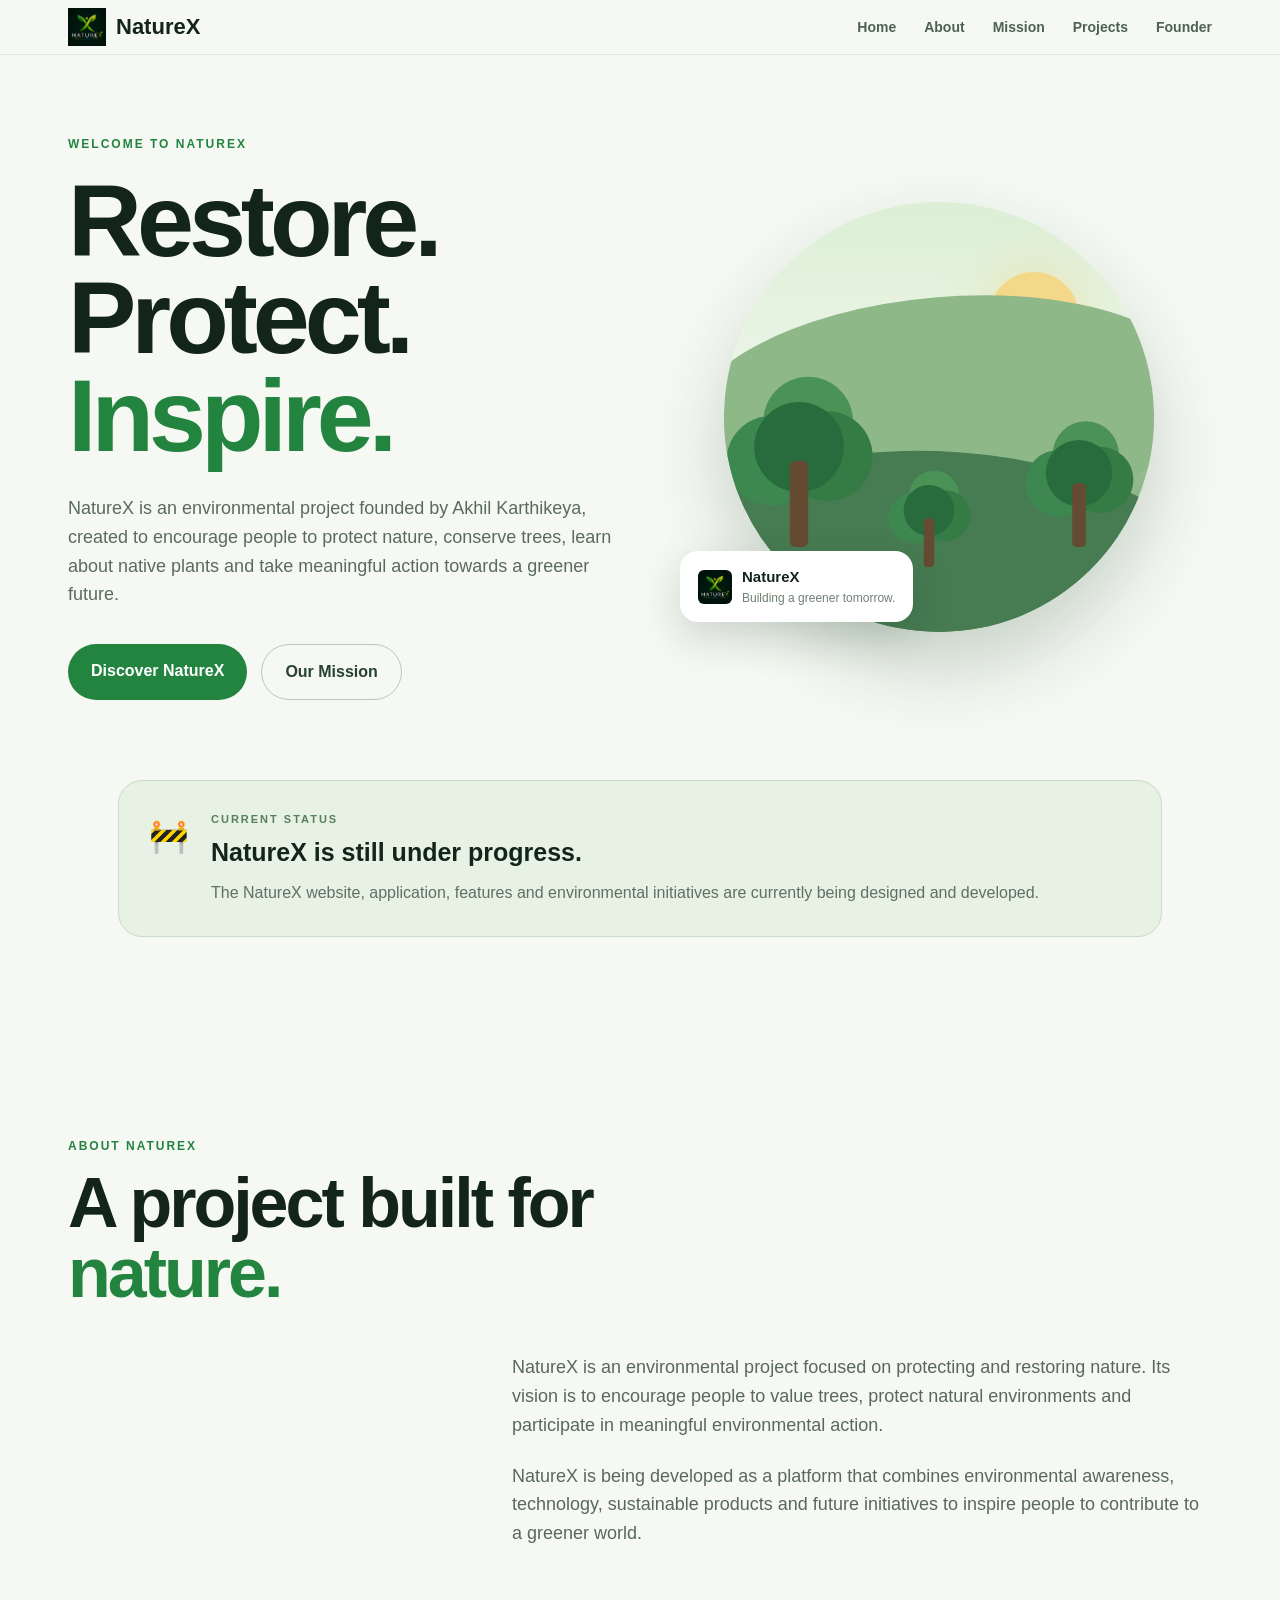
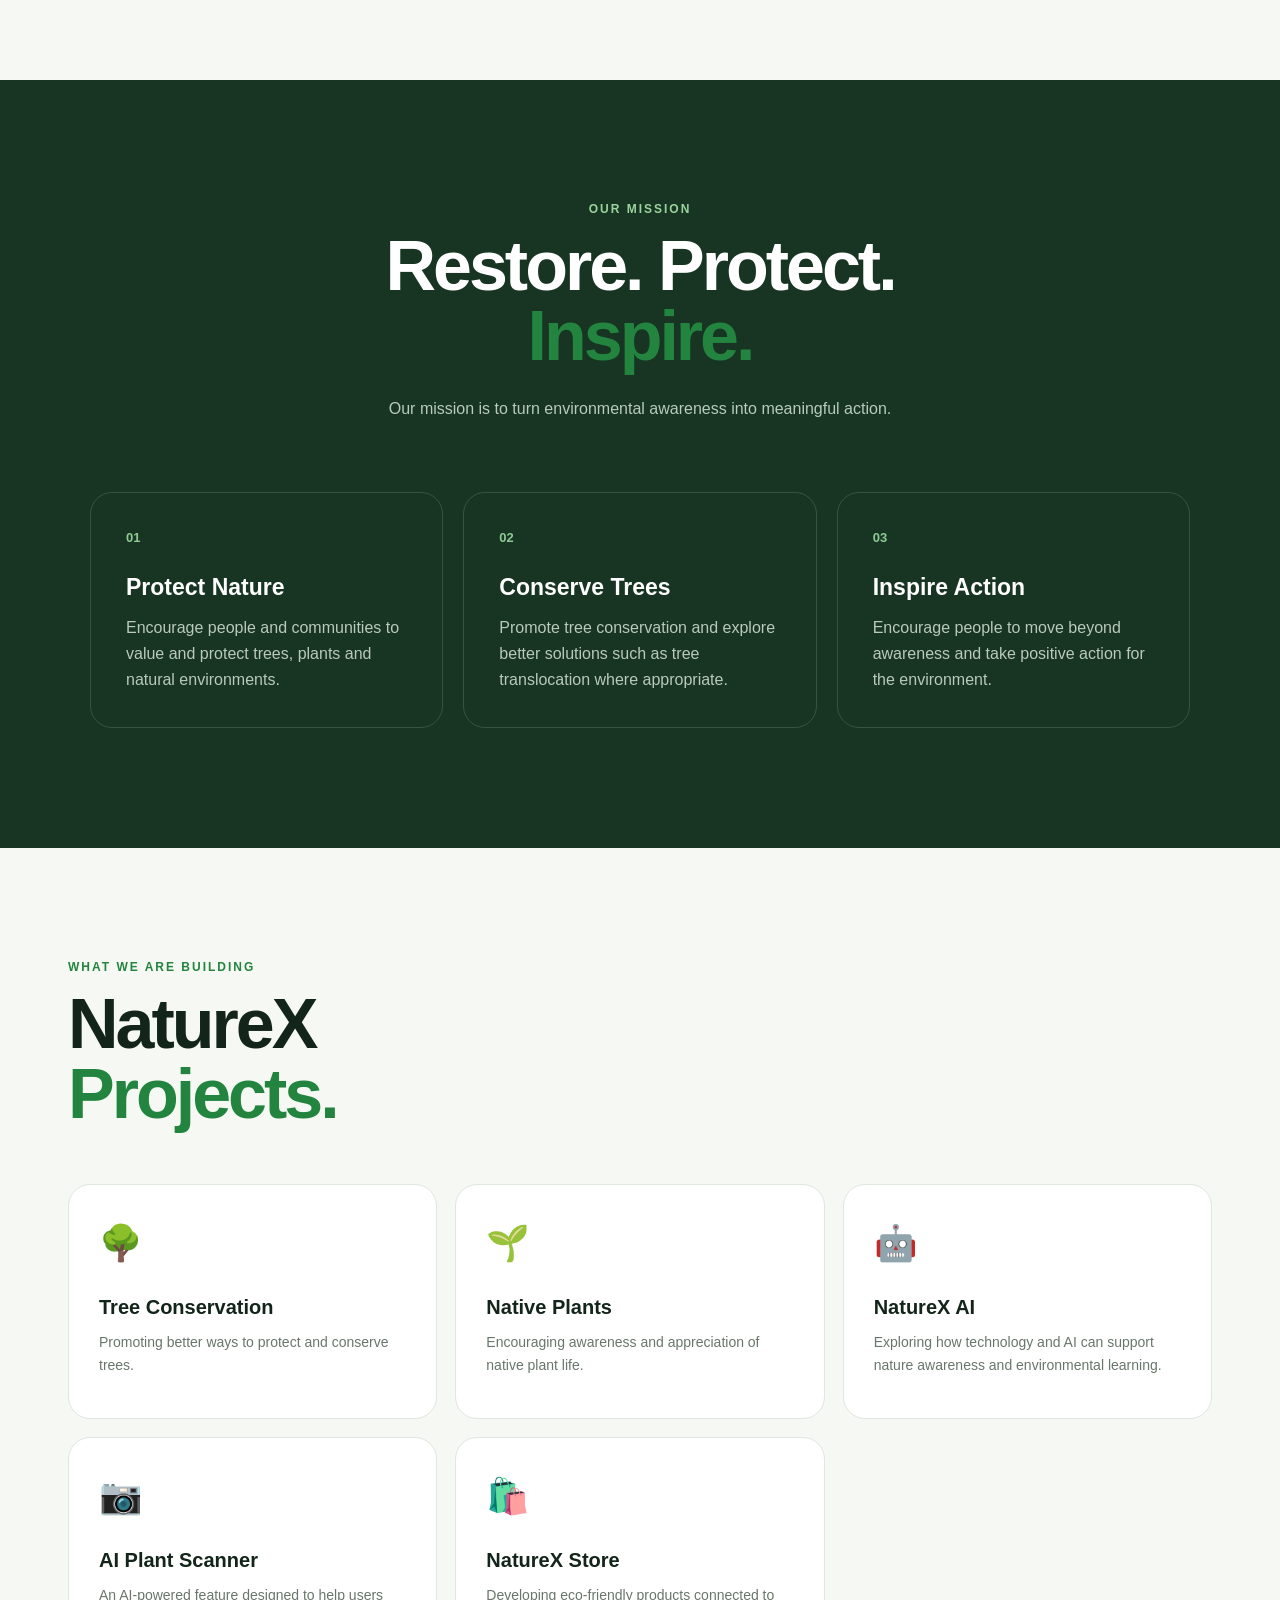
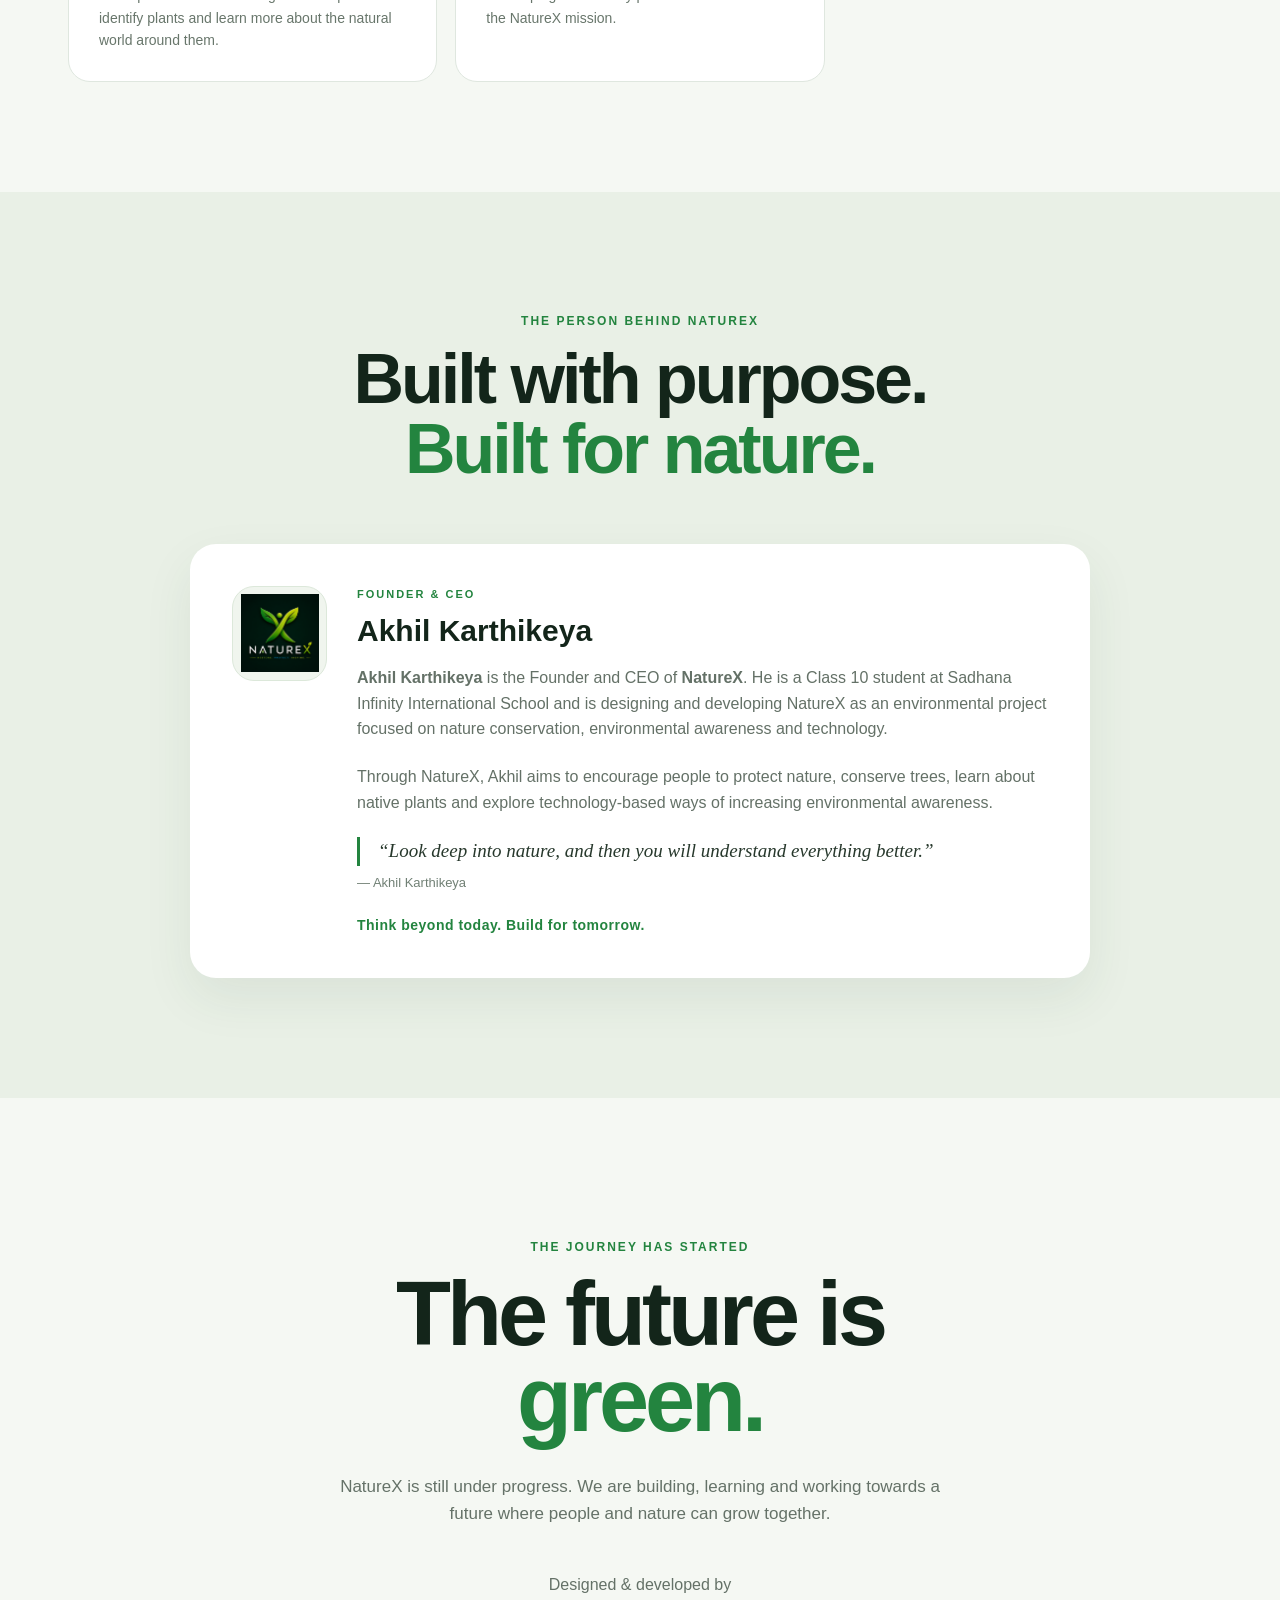
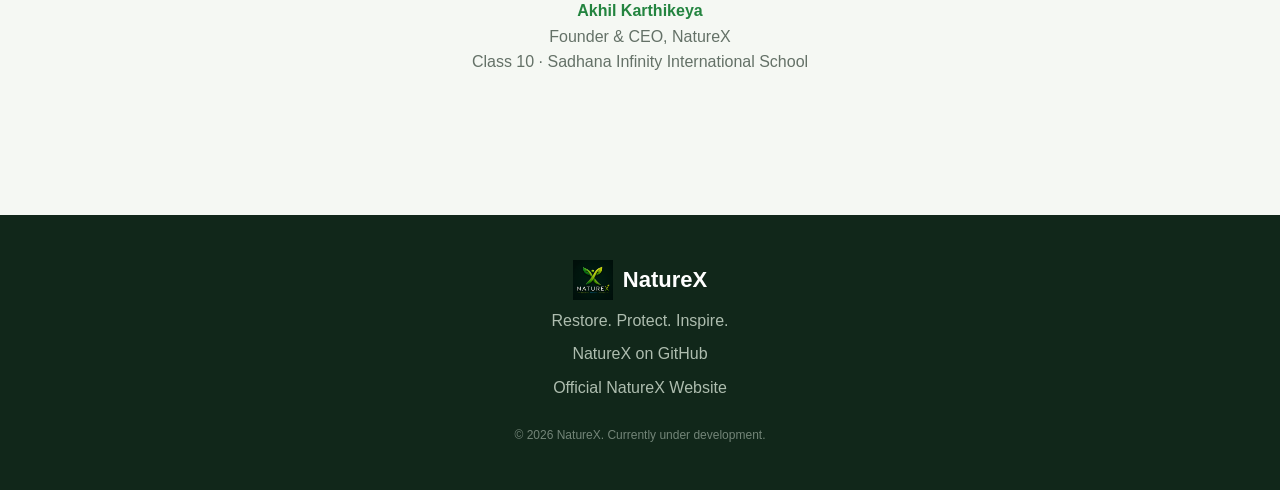
<file: index.html>
<!DOCTYPE html>
<html lang="en">

<head>

    <meta charset="UTF-8">

    <meta name="viewport" content="width=device-width, initial-scale=1.0">

    <!-- =========================
         BASIC SEO
    ========================== -->

    <title>
        NatureX | Environmental Project | Akhil Karthikeya | Restore. Protect. Inspire.
    </title>

    <meta
        name="description"
        content="NatureX is an environmental project founded by Akhil Karthikeya, focused on tree conservation, tree translocation, native plants, environmental awareness, AI-powered plant learning, and eco-friendly initiatives."
    >

    <meta
        name="keywords"
        content="NatureX, NatureX project, Akhil Karthikeya, NatureX founder, NatureX CEO, environmental project, tree conservation, tree translocation, native plants, environmental awareness, plant identification, AI plant scanner, NatureX AI, eco-friendly products"
    >

    <meta
        name="author"
        content="Akhil Karthikeya"
    >

    <meta
        name="robots"
        content="index, follow"
    >


    <!-- =========================
         CANONICAL URL
    ========================== -->

    <link
        rel="canonical"
        href="https://velichetiakhil17-blip.github.io/NatureX-Webdesign/"
    >


    <!-- =========================
         OPEN GRAPH
    ========================== -->

    <meta
        property="og:title"
        content="NatureX | Environmental Project | Akhil Karthikeya"
    >

    <meta
        property="og:description"
        content="NatureX is an environmental project founded by Akhil Karthikeya, focused on protecting nature, conserving trees, promoting native plants, and inspiring environmental action."
    >

    <meta
        property="og:type"
        content="website"
    >

    <meta
        property="og:url"
        content="https://velichetiakhil17-blip.github.io/NatureX-Webdesign/"
    >

    <meta
        property="og:image"
        content="https://velichetiakhil17-blip.github.io/NatureX-Webdesign/images/naturex_logo.png"
    >


    <!-- =========================
         WEBSITE THEME
    ========================== -->

    <meta
        name="theme-color"
        content="#1f7a45"
    >


    <!-- =========================
         STRUCTURED DATA
    ========================== -->

    <script type="application/ld+json">
    {
        "@context": "https://schema.org",
        "@graph": [

            {
                "@type": "WebSite",
                "@id": "https://velichetiakhil17-blip.github.io/NatureX-Webdesign/#website",
                "url": "https://velichetiakhil17-blip.github.io/NatureX-Webdesign/",
                "name": "NatureX",
                "description": "NatureX is an environmental project focused on protecting nature, conserving trees, promoting native plants, environmental awareness and technology for nature education.",
                "publisher": {
                    "@id": "https://velichetiakhil17-blip.github.io/NatureX-Webdesign/#organization"
                }
            },

            {
                "@type": "Organization",
                "@id": "https://velichetiakhil17-blip.github.io/NatureX-Webdesign/#organization",
                "name": "NatureX",
                "url": "https://velichetiakhil17-blip.github.io/NatureX-Webdesign/",
                "description": "NatureX is an environmental project founded by Akhil Karthikeya, focused on protecting nature, conserving trees, promoting native plants, environmental awareness and technology for nature education.",
                "logo": {
                    "@type": "ImageObject",
                    "url": "https://velichetiakhil17-blip.github.io/NatureX-Webdesign/images/naturex_logo.png"
                },
                "founder": {
                    "@id": "https://velichetiakhil17-blip.github.io/NatureX-Webdesign/#akhil-karthikeya"
                }
            },

            {
                "@type": "Person",
                "@id": "https://velichetiakhil17-blip.github.io/NatureX-Webdesign/#akhil-karthikeya",
                "name": "Akhil Karthikeya",
                "jobTitle": "Founder & CEO",
                "description": "Akhil Karthikeya is the founder and CEO of NatureX, an environmental project focused on nature conservation, tree protection, native plants, environmental awareness and technology.",
                "worksFor": {
                    "@id": "https://velichetiakhil17-blip.github.io/NatureX-Webdesign/#organization"
                }
            }

        ]
    }
    </script>


    <!-- =========================
         STYLESHEET
    ========================== -->

    <link
        rel="stylesheet"
        href="style.css"
    >

</head>


<body>


    <!-- =========================
         NAVIGATION
    ========================== -->

    <header class="navbar">

        <div class="nav-container">

            <a href="#home" class="brand">

                <img
                    src="images/naturex_logo.png"
                    alt="NatureX environmental project logo"
                >

                <span>
                    NatureX
                </span>

            </a>


            <nav>

                <a href="#home">
                    Home
                </a>

                <a href="#about">
                    About
                </a>

                <a href="#mission">
                    Mission
                </a>

                <a href="#projects">
                    Projects
                </a>

                <a href="#team">
                    Founder
                </a>

            </nav>

        </div>

    </header>



    <!-- =========================
         MAIN
    ========================== -->

    <main>


        <!-- =========================
             HERO
        ========================== -->

        <section
            id="home"
            class="hero"
        >

            <div class="hero-content">

                <p class="small-title">
                    WELCOME TO NATUREX
                </p>


                <h1>

                    Restore.<br>

                    Protect.<br>

                    <span>
                        Inspire.
                    </span>

                </h1>


                <p class="hero-text">

                    NatureX is an environmental project founded by
                    Akhil Karthikeya, created to encourage people
                    to protect nature, conserve trees, learn about
                    native plants and take meaningful action
                    towards a greener future.

                </p>


                <div class="hero-buttons">

                    <a
                        href="#about"
                        class="primary-button"
                    >
                        Discover NatureX
                    </a>


                    <a
                        href="#mission"
                        class="secondary-button"
                    >
                        Our Mission
                    </a>

                </div>

            </div>



            <!-- NATURE VISUAL -->

            <div class="hero-nature">

                <div class="nature-scene">

                    <div class="sun"></div>

                    <div class="hill hill-back"></div>

                    <div class="hill hill-front"></div>


                    <div class="tree tree-one">

                        <div class="tree-top"></div>

                        <div class="tree-trunk"></div>

                    </div>


                    <div class="tree tree-two">

                        <div class="tree-top"></div>

                        <div class="tree-trunk"></div>

                    </div>


                    <div class="tree tree-three">

                        <div class="tree-top"></div>

                        <div class="tree-trunk"></div>

                    </div>

                </div>



                <!-- FLOATING NATUREX CARD -->

                <div class="hero-card">

                    <img
                        src="images/naturex_logo.png"
                        alt="NatureX Logo"
                    >

                    <div>

                        <strong>
                            NatureX
                        </strong>

                        <span>
                            Building a greener tomorrow.
                        </span>

                    </div>

                </div>

            </div>

        </section>



        <!-- =========================
             DEVELOPMENT STATUS
        ========================== -->

        <section class="development">

            <div class="development-card">

                <div class="development-icon">
                    🚧
                </div>


                <div>

                    <p class="development-label">
                        CURRENT STATUS
                    </p>


                    <h2>
                        NatureX is still under progress.
                    </h2>


                    <p>

                        The NatureX website, application,
                        features and environmental initiatives
                        are currently being designed and developed.

                    </p>

                </div>

            </div>

        </section>



        <!-- =========================
             ABOUT
        ========================== -->

        <section
            id="about"
            class="section"
        >

            <div class="section-heading">

                <p class="eyebrow">
                    ABOUT NATUREX
                </p>


                <h2>

                    A project built for<br>

                    <span>
                        nature.
                    </span>

                </h2>

            </div>


            <div class="about-content">

                <p>

                    NatureX is an environmental project focused
                    on protecting and restoring nature. Its vision
                    is to encourage people to value trees, protect
                    natural environments and participate in
                    meaningful environmental action.

                </p>


                <p>

                    NatureX is being developed as a platform that
                    combines environmental awareness, technology,
                    sustainable products and future initiatives
                    to inspire people to contribute to a greener
                    world.

                </p>

            </div>

        </section>



        <!-- =========================
             MISSION
        ========================== -->

        <section
            id="mission"
            class="mission-section"
        >

            <div class="section-heading center">

                <p class="eyebrow">
                    OUR MISSION
                </p>


                <h2>

                    Restore. Protect.<br>

                    <span>
                        Inspire.
                    </span>

                </h2>


                <p class="heading-description">

                    Our mission is to turn environmental
                    awareness into meaningful action.

                </p>

            </div>



            <div class="mission-grid">


                <div class="mission-card">

                    <div class="mission-number">
                        01
                    </div>


                    <h3>
                        Protect Nature
                    </h3>


                    <p>

                        Encourage people and communities
                        to value and protect trees, plants
                        and natural environments.

                    </p>

                </div>



                <div class="mission-card">

                    <div class="mission-number">
                        02
                    </div>


                    <h3>
                        Conserve Trees
                    </h3>


                    <p>

                        Promote tree conservation and explore
                        better solutions such as tree
                        translocation where appropriate.

                    </p>

                </div>



                <div class="mission-card">

                    <div class="mission-number">
                        03
                    </div>


                    <h3>
                        Inspire Action
                    </h3>


                    <p>

                        Encourage people to move beyond
                        awareness and take positive action
                        for the environment.

                    </p>

                </div>

            </div>

        </section>



        <!-- =========================
             PROJECTS
        ========================== -->

        <section
            id="projects"
            class="section"
        >

            <div class="section-heading">

                <p class="eyebrow">
                    WHAT WE ARE BUILDING
                </p>


                <h2>

                    NatureX<br>

                    <span>
                        Projects.
                    </span>

                </h2>

            </div>



            <div class="projects-grid">


                <div class="project-card">

                    <span class="project-icon">
                        🌳
                    </span>


                    <h3>
                        Tree Conservation
                    </h3>


                    <p>

                        Promoting better ways to protect
                        and conserve trees.

                    </p>

                </div>



                <div class="project-card">

                    <span class="project-icon">
                        🌱
                    </span>


                    <h3>
                        Native Plants
                    </h3>


                    <p>

                        Encouraging awareness and appreciation
                        of native plant life.

                    </p>

                </div>



                <div class="project-card">

                    <span class="project-icon">
                        🤖
                    </span>


                    <h3>
                        NatureX AI
                    </h3>


                    <p>

                        Exploring how technology and AI can
                        support nature awareness and
                        environmental learning.

                    </p>

                </div>



                <div class="project-card">

                    <span class="project-icon">
                        📷
                    </span>


                    <h3>
                        AI Plant Scanner
                    </h3>


                    <p>

                        An AI-powered feature designed to
                        help users identify plants and learn
                        more about the natural world around them.

                    </p>

                </div>



                <div class="project-card">

                    <span class="project-icon">
                        🛍️
                    </span>


                    <h3>
                        NatureX Store
                    </h3>


                    <p>

                        Developing eco-friendly products
                        connected to the NatureX mission.

                    </p>

                </div>

            </div>

        </section>



        <!-- =========================
             FOUNDER
        ========================== -->

        <section
            id="team"
            class="team-section"
        >

            <div class="section-heading center">

                <p class="eyebrow">
                    THE PERSON BEHIND NATUREX
                </p>


                <h2>

                    Built with purpose.<br>

                    <span>
                        Built for nature.
                    </span>

                </h2>

            </div>



            <div class="founder-card">


                <div class="founder-icon">

                    <img
                        src="images/naturex_logo.png"
                        alt="NatureX environmental project logo"
                    >

                </div>



                <div class="founder-content">

                    <p class="founder-role">
                        FOUNDER & CEO
                    </p>


                    <h3>
                        Akhil Karthikeya
                    </h3>


                    <p class="founder-description">

                        <strong>Akhil Karthikeya</strong> is the
                        Founder and CEO of <strong>NatureX</strong>.
                        He is a Class 10 student at Sadhana Infinity
                        International School and is designing and
                        developing NatureX as an environmental
                        project focused on nature conservation,
                        environmental awareness and technology.

                    </p>


                    <p class="founder-description">

                        Through NatureX, Akhil aims to encourage
                        people to protect nature, conserve trees,
                        learn about native plants and explore
                        technology-based ways of increasing
                        environmental awareness.

                    </p>


                    <blockquote>

                        “Look deep into nature, and then you
                        will understand everything better.”

                    </blockquote>


                    <p class="quote-author">
                        — Akhil Karthikeya
                    </p>


                    <p class="founder-motto">

                        Think beyond today.
                        Build for tomorrow.

                    </p>

                </div>

            </div>

        </section>



        <!-- =========================
             FINAL MESSAGE
        ========================== -->

        <section class="final-message">

            <p class="eyebrow">
                THE JOURNEY HAS STARTED
            </p>


            <h2>

                The future is<br>

                <span>
                    green.
                </span>

            </h2>


            <p>

                NatureX is still under progress.
                We are building, learning and working
                towards a future where people and nature
                can grow together.

            </p>


            <div class="final-credit">

                Designed & developed by<br>


                <strong>
                    Akhil Karthikeya
                </strong>


                <br>


                Founder & CEO, NatureX

                <br>

                Class 10 · Sadhana Infinity International School

            </div>

        </section>

    </main>



    <!-- =========================
         FOOTER
    ========================== -->

    <footer>

        <div class="footer-logo">

            <img
                src="images/naturex_logo.png"
                alt="NatureX environmental project logo"
            >


            <span>
                NatureX
            </span>

        </div>


        <p>
            Restore. Protect. Inspire.
        </p>


        <p>

            <a
                href="https://github.com/velichetiakhil17-blip/NatureX-Webdesign"
                target="_blank"
                rel="noopener noreferrer"
            >
                NatureX on GitHub
            </a>

        </p>


        <p>

            <a
                href="https://velichetiakhil17-blip.github.io/NatureX-Webdesign/"
            >
                Official NatureX Website
            </a>

        </p>


        <p class="copyright">

            © 2026 NatureX.
            Currently under development.

        </p>

    </footer>



    <script src="script.js"></script>

</body>

</html>
</file>
<file: style.css>
* {
    margin: 0;
    padding: 0;
    box-sizing: border-box;
}


html {
    scroll-behavior: smooth;
}


body {
    font-family: Arial, Helvetica, sans-serif;

    background: #f5f8f3;

    color: #13251a;

    line-height: 1.6;
}


a {
    text-decoration: none;

    color: inherit;
}


/* =========================
   NAVIGATION
========================= */

.navbar {
    position: sticky;

    top: 0;

    z-index: 1000;

    background: rgba(245, 248, 243, 0.94);

    backdrop-filter: blur(12px);

    border-bottom: 1px solid #dce6dc;
}


.nav-container {
    max-width: 1200px;

    margin: auto;

    padding: 8px 28px;

    display: flex;

    align-items: center;

    justify-content: space-between;
}


.brand {
    display: flex;

    align-items: center;

    gap: 10px;

    font-size: 22px;

    font-weight: 800;
}


.brand img {
    width: 38px;

    height: 38px;

    object-fit: contain;
}


nav {
    display: flex;

    gap: 28px;
}


nav a {
    font-size: 14px;

    font-weight: 600;

    color: #4d6252;

    transition: 0.3s;
}


nav a:hover {
    color: #23843f;
}


/* =========================
   HERO
========================= */

.hero {
    min-height: 720px;

    max-width: 1200px;

    margin: auto;

    padding: 80px 28px;

    display: grid;

    grid-template-columns: 1fr 1fr;

    align-items: center;

    gap: 50px;
}


.small-title,
.eyebrow {
    color: #23843f;

    font-size: 12px;

    font-weight: 800;

    letter-spacing: 2px;
}


.hero h1 {
    margin-top: 18px;

    font-size: clamp(58px, 8vw, 105px);

    line-height: 0.95;

    letter-spacing: -5px;
}


.hero h1 span,
.section-heading span,
.final-message span {
    color: #23843f;
}


.hero-text {
    max-width: 570px;

    margin-top: 30px;

    font-size: 18px;

    color: #5a6b5e;
}


.hero-buttons {
    margin-top: 35px;

    display: flex;

    gap: 14px;

    flex-wrap: wrap;
}


.primary-button,
.secondary-button {
    padding: 14px 23px;

    border-radius: 50px;

    font-weight: 700;

    transition: 0.3s;
}


.primary-button {
    background: #23843f;

    color: white;
}


.primary-button:hover {
    transform: translateY(-3px);

    box-shadow:
        0 10px 25px rgba(35, 132, 63, 0.25);
}


.secondary-button {
    border: 1px solid #b9c9bb;

    color: #27422e;
}


.secondary-button:hover {
    background: #e6eee5;
}


/* =========================
   HERO NATURE SCENE
========================= */

.hero-nature {
    min-height: 480px;

    position: relative;

    display: flex;

    justify-content: center;

    align-items: center;
}


.nature-scene {
    width: 430px;

    height: 430px;

    position: relative;

    overflow: hidden;

    border-radius: 50%;

    background:
        linear-gradient(
            180deg,
            #dcefd6 0%,
            #eef6e9 48%,
            #a7c99b 49%,
            #65966a 100%
        );

    box-shadow:
        0 35px 70px rgba(39, 84, 48, 0.22);

    transition:
        transform 0.5s ease,
        box-shadow 0.5s ease;
}


.nature-scene:hover {
    transform: translateY(-8px) scale(1.02);

    box-shadow:
        0 45px 85px rgba(39, 84, 48, 0.28);
}


/* SUN */

.sun {
    position: absolute;

    width: 90px;

    height: 90px;

    border-radius: 50%;

    background: #f4d889;

    top: 70px;

    right: 75px;

    box-shadow:
        0 0 50px rgba(244, 216, 137, 0.55);
}


/* HILLS */

.hill {
    position: absolute;

    border-radius: 50%;
}


.hill-back {
    width: 520px;

    height: 230px;

    left: -40px;

    bottom: 105px;

    background: #8fb889;

    transform: rotate(-5deg);
}


.hill-front {
    width: 560px;

    height: 260px;

    left: -55px;

    bottom: -80px;

    background: #477b52;

    transform: rotate(4deg);
}


/* TREES */

.tree {
    position: absolute;

    bottom: 85px;

    z-index: 5;
}


.tree-trunk {
    position: absolute;

    width: 16px;

    height: 75px;

    left: 50%;

    transform: translateX(-50%);

    bottom: 0;

    background: #654b32;

    border-radius: 5px;
}


.tree-top {
    position: absolute;

    width: 78px;

    height: 78px;

    left: 50%;

    transform: translateX(-50%);

    bottom: 48px;

    border-radius: 50%;

    background: #286b3c;

    box-shadow:
        25px 8px 0 #347b45,
        -24px 12px 0 #3d8750,
        8px -22px 0 #4b9256;
}


.tree-one {
    left: 75px;

    transform: scale(1.15);
}


.tree-two {
    right: 75px;

    transform: scale(0.85);
}


.tree-three {
    left: 205px;

    bottom: 65px;

    transform: scale(0.65);
}


/* =========================
   FLOATING NATUREX CARD
========================= */

.hero-card {
    position: absolute;

    bottom: 35px;

    left: 15px;

    background: white;

    padding: 14px 18px;

    border-radius: 18px;

    box-shadow:
        0 15px 40px rgba(25, 55, 31, 0.18);

    display: flex;

    align-items: center;

    gap: 10px;

    z-index: 20;

    animation:
        floatingCard 4s ease-in-out infinite;
}


.hero-card img {
    width: 34px;

    height: 34px;

    object-fit: contain;

    border-radius: 6px;
}


.hero-card div {
    display: flex;

    flex-direction: column;
}


.hero-card strong {
    font-size: 15px;
}


.hero-card span {
    color: #708074;

    font-size: 12px;
}


@keyframes floatingCard {

    0%,
    100% {
        transform: translateY(0);
    }

    50% {
        transform: translateY(-8px);
    }
}


/* =========================
   DEVELOPMENT NOTICE
========================= */

.development {
    max-width: 1100px;

    margin: auto;

    padding:
        0 28px 90px;
}


.development-card {
    background: #e7f1e4;

    border: 1px solid #cbdcc8;

    border-radius: 24px;

    padding: 30px;

    display: flex;

    gap: 22px;

    align-items: flex-start;
}


.development-icon {
    font-size: 32px;
}


.development-label {
    color: #56805c;

    font-size: 11px;

    font-weight: 800;

    letter-spacing: 2px;
}


.development h2 {
    margin:
        4px 0 8px;

    font-size: 25px;
}


.development p:last-child {
    color: #607064;
}


/* =========================
   GENERAL SECTIONS
========================= */

.section {
    max-width: 1200px;

    margin: auto;

    padding:
        110px 28px;
}


.section-heading h2 {
    margin-top: 12px;

    font-size:
        clamp(42px, 6vw, 70px);

    line-height: 1;

    letter-spacing: -3px;
}


.about-content {
    max-width: 700px;

    margin-top: 45px;

    margin-left: auto;
}


.about-content p {
    margin-bottom: 22px;

    font-size: 18px;

    color: #59685d;
}


/* =========================
   MISSION
========================= */

.mission-section {
    padding:
        120px 28px;

    background: #173522;

    color: white;
}


.center {
    text-align: center;
}


.mission-section .eyebrow {
    color: #9bd39e;
}


.mission-section h2 {
    margin-top: 12px;

    font-size:
        clamp(42px, 6vw, 70px);

    line-height: 1;

    letter-spacing: -3px;
}


.heading-description {
    max-width: 560px;

    margin:
        25px auto 0;

    color: #b8cbbd;
}


.mission-grid {
    max-width: 1100px;

    margin:
        70px auto 0;

    display: grid;

    grid-template-columns:
        repeat(3, 1fr);

    gap: 20px;
}


.mission-card {
    padding: 35px;

    border:
        1px solid #365540;

    border-radius: 22px;

    transition:
        transform 0.3s ease,
        background 0.3s ease;
}


.mission-card:hover {
    transform: translateY(-6px);

    background: #1d412a;
}


.mission-number {
    color: #8fc995;

    font-weight: 800;

    font-size: 13px;
}


.mission-card h3 {
    margin:
        20px 0 10px;

    font-size: 23px;
}


.mission-card p {
    color: #b9c9bd;
}


/* =========================
   PROJECTS
========================= */

.projects-grid {
    margin-top: 55px;

    display: grid;

    grid-template-columns:
        repeat(3, 1fr);

    gap: 18px;
}


.project-card {
    min-height: 235px;

    padding: 30px;

    background: white;

    border:
        1px solid #dfe7df;

    border-radius: 22px;

    transition:
        0.3s;

    display: flex;

    flex-direction: column;

    justify-content: flex-start;
}


.project-card:hover {
    transform: translateY(-7px);

    box-shadow:
        0 20px 40px
        rgba(38, 71, 43, 0.1);
}


.project-icon {
    font-size: 35px;

    display: block;

    margin-bottom: 12px;
}


.project-card h3 {
    margin:
        8px 0 8px;

    font-size: 20px;
}


.project-card p {
    color: #68766b;

    font-size: 14px;
}


/* =========================
   TEAM / FOUNDER
========================= */

.team-section {
    padding:
        120px 28px;

    background: #e9f0e6;
}


.founder-card {
    max-width: 900px;

    margin:
        60px auto 0;

    padding: 42px;

    background: white;

    border-radius: 26px;

    display: flex;

    gap: 30px;

    align-items: flex-start;

    box-shadow:
        0 20px 50px
        rgba(42, 71, 46, 0.08);
}


/* FOUNDER LOGO */

.founder-icon {
    width: 95px;

    height: 95px;

    flex-shrink: 0;

    border-radius: 22px;

    display: grid;

    place-items: center;

    background: #f0f5ee;

    border: 1px solid #dce8da;

    overflow: hidden;
}


.founder-icon img {
    width: 78px;

    height: 78px;

    object-fit: contain;
}


.founder-content {
    flex: 1;
}


.founder-role {
    color: #23843f;

    font-size: 11px;

    font-weight: 800;

    letter-spacing: 2px;
}


.founder-card h3 {
    font-size: 30px;

    margin:
        4px 0 10px;
}


.founder-description {
    color: #647167;

    margin-bottom: 22px;
}


/* QUOTE */

.founder-card blockquote {
    margin-top: 18px;

    padding-left: 18px;

    border-left: 3px solid #23843f;

    font-family:
        Georgia,
        "Times New Roman",
        serif;

    font-size: 19px;

    font-style: italic;

    line-height: 1.5;

    color: #27382c;
}


.quote-author {
    margin-top: 7px;

    color: #718075;

    font-size: 13px;
}


.founder-motto {
    margin-top: 20px;

    color: #23843f;

    font-size: 14px;

    font-weight: 800;

    letter-spacing: 0.5px;
}


/* =========================
   FINAL MESSAGE
========================= */

.final-message {
    padding:
        140px 28px;

    text-align: center;

    background: #f5f8f3;
}


.final-message h2 {
    margin-top: 15px;

    font-size:
        clamp(50px, 8vw, 90px);

    line-height: 0.95;

    letter-spacing: -4px;
}


.final-message > p:not(.eyebrow) {
    max-width: 600px;

    margin:
        30px auto;

    color: #657268;

    font-size: 17px;
}


.final-credit {
    margin-top: 45px;

    color: #647167;
}


.final-credit strong {
    color: #23843f;
}


/* =========================
   FOOTER
========================= */

footer {
    padding:
        45px 28px;

    text-align: center;

    background: #11271a;

    color: #aebdaf;
}


.footer-logo {
    display: flex;

    align-items: center;

    justify-content: center;

    gap: 10px;

    color: white;

    font-size: 22px;

    font-weight: 800;
}


.footer-logo img {
    width: 40px;

    height: 40px;

    object-fit: contain;
}


footer p {
    margin-top: 8px;
}


.copyright {
    margin-top: 25px;

    font-size: 12px;

    color: #738578;
}


/* =========================
   TABLET
========================= */

@media (max-width: 900px) {

    nav {
        display: none;
    }


    .hero {
        grid-template-columns: 1fr;

        padding-top: 60px;
    }


    .hero-nature {
        min-height: 400px;
    }


    .nature-scene {
        width: 350px;

        height: 350px;
    }


    .mission-grid {
        grid-template-columns:
            1fr 1fr;
    }


    .projects-grid {
        grid-template-columns:
            1fr 1fr;
    }

}


/* =========================
   MOBILE
========================= */

@media (max-width: 600px) {

    .nav-container {
        padding:
            8px 18px;
    }


    .brand {
        font-size: 19px;
    }


    .hero {
        padding:
            50px 20px;
    }


    .hero h1 {
        letter-spacing: -3px;
    }


    .hero-text {
        font-size: 16px;
    }


    .hero-nature {
        min-height: 340px;
    }


    .nature-scene {
        width: 290px;

        height: 290px;
    }


    .sun {
        width: 60px;

        height: 60px;

        top: 45px;

        right: 50px;
    }


    .hill-back {
        width: 380px;

        height: 180px;

        left: -45px;
    }


    .hill-front {
        width: 420px;

        height: 200px;

        left: -65px;
    }


    .tree-one {
        left: 40px;
    }


    .tree-two {
        right: 40px;
    }


    .tree-three {
        left: 135px;
    }


    .tree-top {
        width: 58px;

        height: 58px;
    }


    .tree-trunk {
        width: 12px;

        height: 58px;
    }


    .tree {
        bottom: 60px;
    }


    .hero-card {
        bottom: 15px;

        left: 5px;

        padding:
            11px 14px;
    }


    .hero-card img {
        width: 30px;

        height: 30px;
    }


    .development-card {
        flex-direction: column;
    }


    .mission-grid,
    .projects-grid {
        grid-template-columns: 1fr;
    }


    .founder-card {
        flex-direction: column;

        text-align: center;

        align-items: center;

        padding: 30px 24px;
    }


    .founder-card blockquote {
        text-align: left;
    }


    .section,
    .mission-section,
    .team-section {
        padding-top: 80px;

        padding-bottom: 80px;
    }


    .final-message {
        padding:
            100px 20px;
    }

}
</file>
